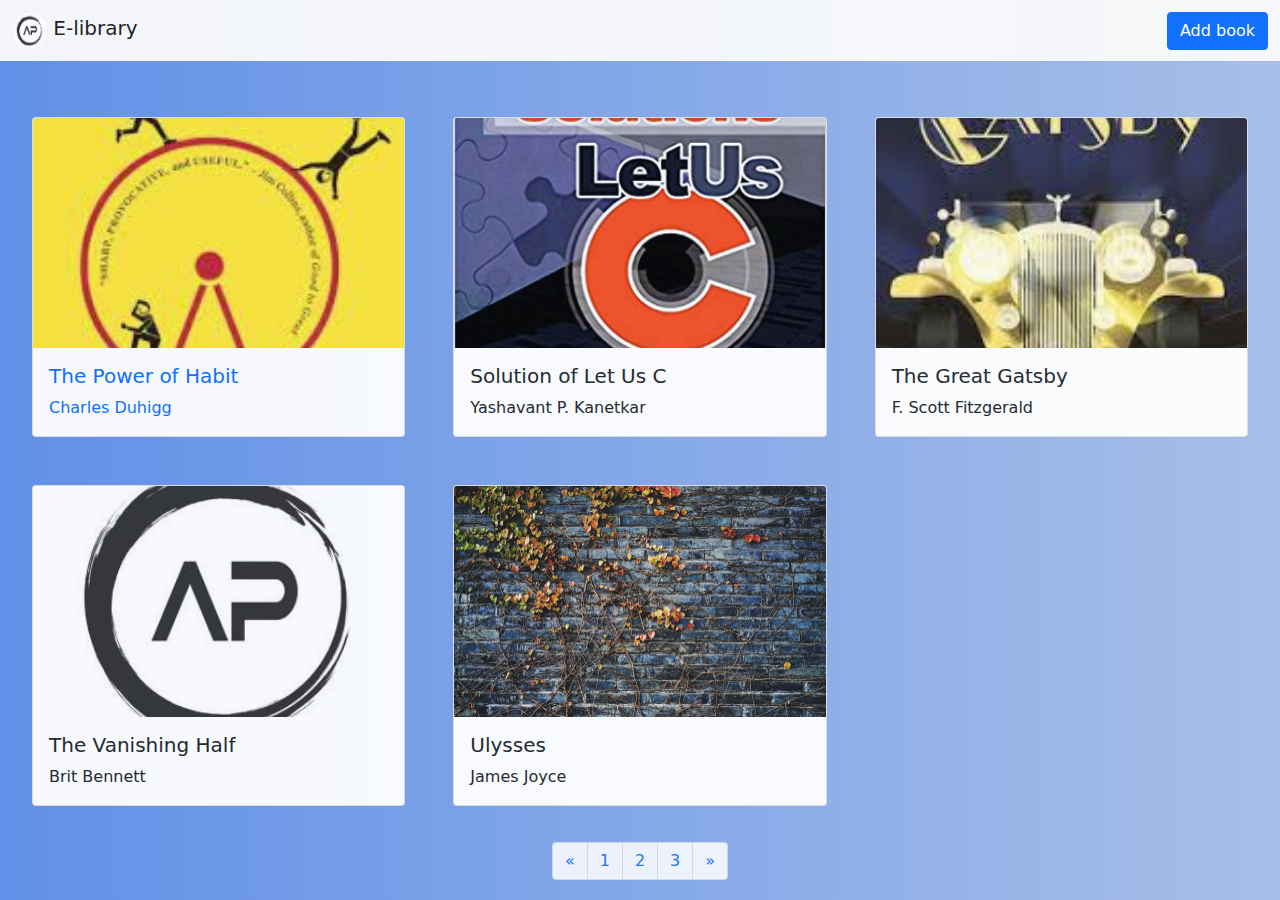
<file: index.html>
<!DOCTYPE html>
<html lang="en">
  <head>
    <!-- Required meta tags -->
    <meta charset="utf-8" />
    <meta name="viewport" content="width=device-width, initial-scale=1" >

    <!-- Bootstrap CSS -->
    <link href="CSS/bootstrap.min.css" rel="stylesheet" type="text/css" >

    <!-- Custom CSS -->
    <link href="CSS/custom.css" rel="stylesheet" type="text/css" >

    <title>E-library</title>
  </head>
  <body>
    <!--Navbar-->
    <nav class="navbar navbar-light bg-light sticky-top">
      <div class="container-fluid">
        <a class="navbar-brand" href="#">
          <img
            src="images/472b263c184dc03f9a5bf235183706e5.jpg"
            alt=""
            width="35"
            height="35"
            class="d-inline-block align-top rounded-circle"
          />
          E-library
        </a>
        <a href="form.html">
          <button type="button" class="btn btn-primary">Add book</button>
        </a>
      </div>
    </nav>

    <!-- Grid View -->
    <div class="row row-cols-1 row-cols-md-3 g-5 m-2">
      <div class="col">
        <a href="detail.html" style="text-decoration: none">
        <div class="card h-100">
          <img
            src="images/habit.jpg"
            class="card-img-top"
            alt="..."
          />
          <div class="card-body">
            <h5 class="card-title">The Power of Habit</h5>
            <p class="card-text">
                Charles Duhigg
            </p>
          </div>
        </div>
    </a>
      </div>
      <div class="col">
        <div class="card h-100">
            <img
              src="images/let us c.jpg"
              class="card-img-top"
              alt="..."
            />
            <div class="card-body">
              <h5 class="card-title">Solution of Let Us C</h5>
              <p class="card-text">
                Yashavant P. Kanetkar</p>
            </div>
          
        </div>
      </div>
      <div class="col">
        <div class="card h-100">
          <img
            src="images/gatsby.jpg"
            class="card-img-top"
            alt="..."
          />
          <div class="card-body">
            <h5 class="card-title">The Great Gatsby</h5>
            <p class="card-text">
                F. Scott Fitzgerald
            </p>
          </div>
        </div>
      </div>
      <div class="col">
        <div class="card h-100">
          <img
            src="images/472b263c184dc03f9a5bf235183706e5.jpg"
            class="card-img-top"
            alt="..."
            
          />
          <div class="card-body">
            <h5 class="card-title">The Vanishing Half</h5>
            <p class="card-text">
                Brit Bennett
            </p>
          </div>
        </div>
      </div>
      <div class="col">
        <div class="card h-100">
          <img
            src="images/yiqun-tang-3o7O_6fi7Qc-unsplash.jpg"
            class="card-img-top"
            alt="..."

          />
          <div class="card-body">
            <h5 class="card-title">Ulysses</h5>
            <p class="card-text">
                James Joyce
            </p>
          </div>
        </div>
      </div>
    </div>

    <!-- pagination -->
    <nav aria-label="Page navigation example">
        <ul class="pagination justify-content-center">
          <li class="page-item">
            <a class="page-link" href="#" aria-label="Previous">
              <span aria-hidden="true">&laquo;</span>
            </a>
          </li>
          <li class="page-item"><a class="page-link" href="#">1</a></li>
          <li class="page-item"><a class="page-link" href="#">2</a></li>
          <li class="page-item"><a class="page-link" href="#">3</a></li>
          <li class="page-item">
            <a class="page-link" href="#" aria-label="Next">
              <span aria-hidden="true">&raquo;</span>
            </a>
          </li>
        </ul>
      </nav>

    <!-- Bootstrap Bundle with Popper -->
    <script
      src="https://cdn.jsdelivr.net/npm/bootstrap@5.0.0-beta2/dist/js/bootstrap.bundle.min.js"
      integrity="sha384-b5kHyXgcpbZJO/tY9Ul7kGkf1S0CWuKcCD38l8YkeH8z8QjE0GmW1gYU5S9FOnJ0"
      crossorigin="anonymous"
    ></script>
  </body>
</html>
</file>
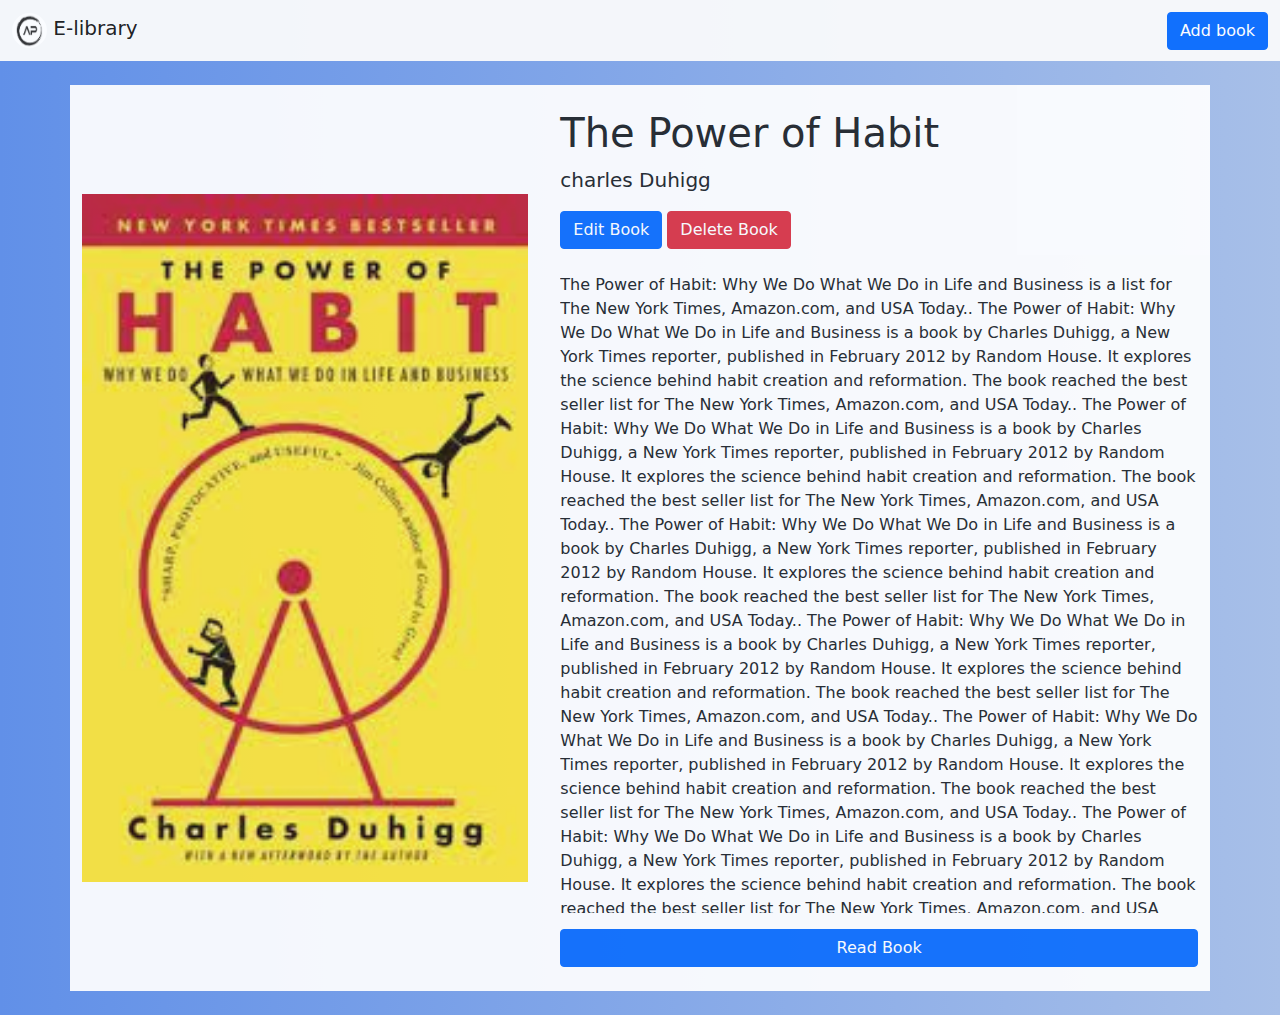
<file: detail.html>
<!DOCTYPE html>
<html lang="en">
  <head>
    <!-- Required meta tags -->
    <meta charset="utf-8" />
    <meta name="viewport" content="width=device-width, initial-scale=1" />

    <!-- Bootstrap CSS -->
    <link href="CSS/bootstrap.min.css" rel="stylesheet" type="text/css" />

    <!-- Custom CSS -->
    <link href="CSS/custom.css" rel="stylesheet" type="text/css" />

    <title>Book Detial</title>
  </head>
  <body>
    <!--Navbar-->
    <!--Navbar-->
    <nav class="navbar navbar-light bg-light sticky-top">
        <div class="container-fluid">
          <a class="navbar-brand" href="#">
            <img
              src="images/472b263c184dc03f9a5bf235183706e5.jpg"
              alt=""
              width="35"
              height="35"
              class="d-inline-block align-top rounded-circle"
            />
            E-library
          </a>
          <a href="form.html">
            <button type="button" class="btn btn-primary">Add book</button>
          </a>
        </div>
      </nav>

    <!-- Book Details -->
    <div class="container p-2 my-4 book">
      <div class="row align-items-center">
        <div class="col-lg-5 d-lg-block p-3">
          <div class="banner-img">
            <img
                src="images/habit.jpg"
              alt=""
              class="img-fluid w-100 bookcover"
              id="img"
            />
          </div>
        </div>
        <div class="col-lg-7 col-md-12 justify-content-center p-3" id="des">
          <div class="main-banner">
            <h1 class="mb-2">The Power of Habit</h1>

            <p class="lead">charles Duhigg</p>
            <div class="d-grid gap-2 d-md-block">
              <button
                class="btn btn-primary"
                type="button"
                onclick="location.href='form.html'"
              >
                Edit Book
              </button>
              <button
                class="btn btn-danger"
                type="button"
                data-bs-toggle="modal"
                data-bs-target="#exampleModal"
              >
                Delete Book
              </button>
            </div>

            </div>
            <div class="mb-3 mt-4 overflow-auto description">
              The Power of Habit: Why We Do What We Do in Life and Business is a
              list for The New York Times, Amazon.com, and USA Today.. The Power
              of Habit: Why We Do What We Do in Life and Business is a book by
              Charles Duhigg, a New York Times reporter, published in February
              2012 by Random House. It explores the science behind habit
              creation and reformation. The book reached the best seller list
              for The New York Times, Amazon.com, and USA Today.. The Power of
              Habit: Why We Do What We Do in Life and Business is a book by
              Charles Duhigg, a New York Times reporter, published in February
              2012 by Random House. It explores the science behind habit
              creation and reformation. The book reached the best seller list
              for The New York Times, Amazon.com, and USA Today.. The Power of
              Habit: Why We Do What We Do in Life and Business is a book by
              Charles Duhigg, a New York Times reporter, published in February
              2012 by Random House. It explores the science behind habit
              creation and reformation. The book reached the best seller list
              for The New York Times, Amazon.com, and USA Today.. The Power of
              Habit: Why We Do What We Do in Life and Business is a book by
              Charles Duhigg, a New York Times reporter, published in February
              2012 by Random House. It explores the science behind habit
              creation and reformation. The book reached the best seller list
              for The New York Times, Amazon.com, and USA Today.. The Power of
              Habit: Why We Do What We Do in Life and Business is a book by
              Charles Duhigg, a New York Times reporter, published in February
              2012 by Random House. It explores the science behind habit
              creation and reformation. The book reached the best seller list
              for The New York Times, Amazon.com, and USA Today.. The Power of
              Habit: Why We Do What We Do in Life and Business is a book by
              Charles Duhigg, a New York Times reporter, published in February
              2012 by Random House. It explores the science behind habit
              creation and reformation. The book reached the best seller list
              for The New York Times, Amazon.com, and USA Today.. The Power of
              Habit: Why We Do What We Do in Life and Business is a book by
              Charles Duhigg, a New York Times reporter, published in February
              2012 by Random House. It explores the science behind habit
              creation and reformation. The book reached the best seller list
              for The New York Times, Amazon.com, and USA Today.. The Power of
              Habit: Why We Do What We Do in Life and Business is a book by
              Charles Duhigg, a New York Times reporter, published in February
              2012 by Random House. It explores the science behind habit
              creation and reformation. The book reached the best seller list
              for The New York Times, Amazon.com, and USA Today.. The Power of
              Habit: Why We Do What We Do in Life and Business is a book by
              Charles Duhigg, a New York Times reporter, published in February
              2012 by Random House. It explores the science behind habit
              creation and reformation. The book reached the best seller list
              for The New York Times, Amazon.com, and USA Today..
            </div>

            <div class="d-grid gap-2">
              <button
                class="btn btn-primary"
                type="button"
                onclick="location.href = 'iframe.html'"
              >
                Read Book
              </button>
            </div>
          </div>
        </div>
      </div>
    </div>

     <!-- Modal -->
     <div
     class="modal fade"
     id="exampleModal"
     tabindex="-1"
     aria-labelledby="exampleModalLabel"
     aria-hidden="true"
   >
     <div class="modal-dialog">
       <div class="modal-content">
         <div class="modal-header">
           <h5 class="modal-title" id="Proceed">
             Do you want to proceed
           </h5>
           <button
             type="button"
             class="btn-close"
             data-bs-dismiss="modal"
             aria-label="Close"
           ></button>
         </div>
         <div class="modal-footer">
           <a href="index.html">
             <button type="button" class="btn btn-danger">Yes</button>
           </a>
           <button
             type="button"
             class="btn btn-primary"
             data-bs-dismiss="modal"
           >
             No
           </button>
         </div>
       </div>
     </div>

     <script>
        //  console.log("this is amupam panwar");
        //  console.log("image ka height "+document.getElementById("img").naturalHeight);
        //  document.getElementById("img").style.height="56rem";
        //  document.getElementById("des").style.height="document.getElementById('img').naturalHeightvh";
        //  document.getElementById('des').style.height = document.getElementById("img").naturalHeight;
        //  document.getElementById("des").style.height="100vh";
         
     </script>

    <!--Bootstrap Bundle with Popper -->
    <script
      src="https://cdn.jsdelivr.net/npm/bootstrap@5.0.0-beta2/dist/js/bootstrap.bundle.min.js"
      integrity="sha384-b5kHyXgcpbZJO/tY9Ul7kGkf1S0CWuKcCD38l8YkeH8z8QjE0GmW1gYU5S9FOnJ0"
      crossorigin="anonymous"
    ></script>
  </body>
</html>
</file>
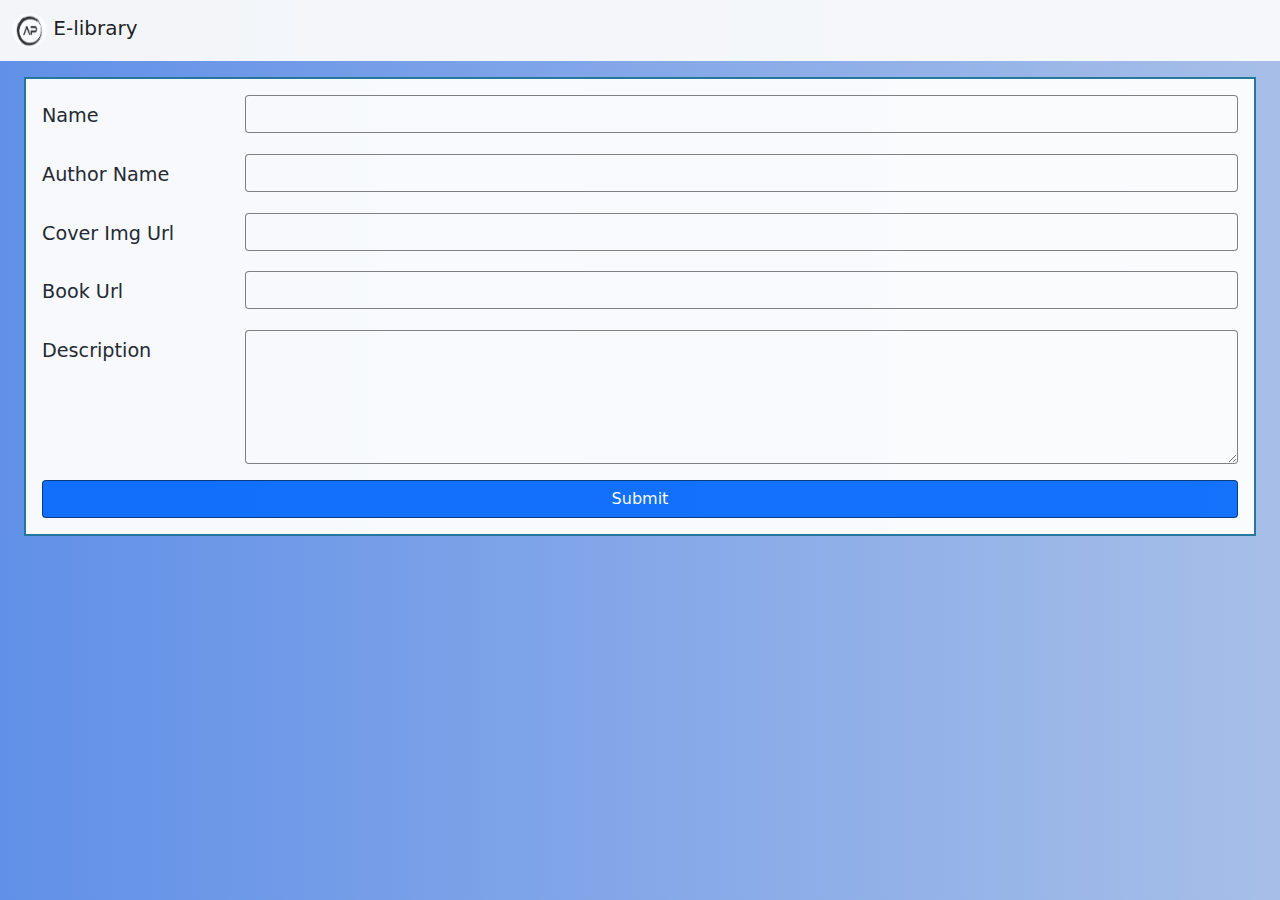
<file: form.html>
<!DOCTYPE html>
<html lang="en">
  <head>
    <!-- Required meta tags -->
    <meta charset="utf-8" />
    <meta name="viewport" content="width=device-width, initial-scale=1" />

    <!-- Bootstrap CSS -->
    <link href="CSS/bootstrap.min.css" rel="stylesheet" type="text/css" />

    <!-- Custom CSS -->
    <link href="CSS/custom.css" rel="stylesheet" type="text/css" />

    <title>Add Book</title>
  </head>
  <body>
    <!-- Navbar -->
    <nav class="navbar navbar-light bg-light sticky-top">
      <div class="container-fluid">
        <a class="navbar-brand" href="index.html">
          <img
            src="images/472b263c184dc03f9a5bf235183706e5.jpg"
            alt=""
            width="35"
            height="35"
            class="d-inline-block align-top rounded-circle"
          />
          E-library
        </a>
      </div>
    </nav>

    <!-- Form -->
    <form class="mx-4 m-3 p-3 customform">
      <div class="row mb-3">
        <label for="Name" class="col-sm-2 col-form-label">Name</label>
        <div class="col-sm-10">
          <input type="text" class="form-control" id="Name" required />
        </div>
      </div>
      <div class="row mb-3">
        <label for="Author" class="col-sm-2 col-form-label">Author Name</label>
        <div class="col-sm-10">
          <input type="text" class="form-control" id="Author" required/>
        </div>
      </div>
      <div class="row mb-3">
        <label for="Cover Img Url" class="col-sm-2 col-form-label"
          >Cover Img Url</label
        >
        <div class="col-sm-10">
          <input type="text" class="form-control" id="Cover Img Url" required/>
        </div>
      </div>
      <div class="row mb-3">
        <label for="Book Url" class="col-sm-2 col-form-label">Book Url</label>
        <div class="col-sm-10">
          <input type="text" class="form-control" id="Book Url" required/>
        </div>
      </div>
      <div class="row mb-3">
        <label for="Description" class="col-sm-2 col-form-label"
          >Description</label
        >
        <div class="col-sm-10">
          <textarea class="form-control" id="Description" rows="5" required></textarea>
        </div>
      </div>
      <div class="d-grid gap-2">
        <input
          class="btn btn-primary"
          type="submit"
      
        />
      </div>
    </form>

    <!--  Bootstrap Bundle with Popper -->
    <script
      src="https://cdn.jsdelivr.net/npm/bootstrap@5.0.0-beta2/dist/js/bootstrap.bundle.min.js"
      integrity="sha384-b5kHyXgcpbZJO/tY9Ul7kGkf1S0CWuKcCD38l8YkeH8z8QjE0GmW1gYU5S9FOnJ0"
      crossorigin="anonymous"
    ></script>
  </body>
</html>
</file>
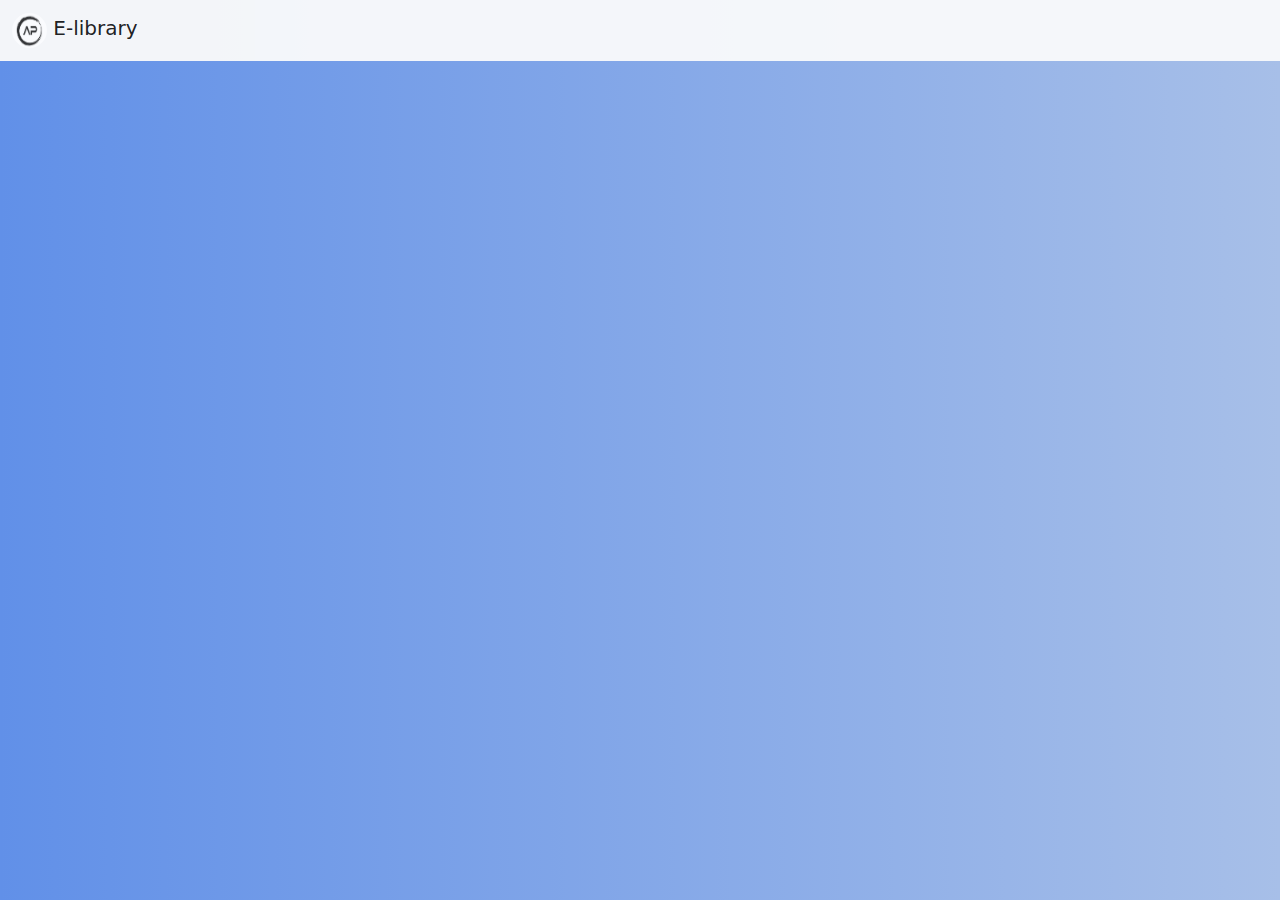
<file: iframe.html>
<!DOCTYPE html>
<html lang="en">
<head>
    <!-- Required meta tags -->
    <meta charset="utf-8" />
    <meta name="viewport" content="width=device-width, initial-scale=1" >

    <!-- Bootstrap CSS -->
    <link href="CSS/bootstrap.min.css" rel="stylesheet" type="text/css" >

    <!-- Custom CSS -->
    <link href="CSS/custom.css" rel="stylesheet" type="text/css" >

    <title>Book</title>
</head>
<body>
    <!--Navbar-->
    <nav class="navbar navbar-light bg-light sticky-top">
        <div class="container-fluid">
          <a class="navbar-brand" href="index.html">
            <img
              src="images/472b263c184dc03f9a5bf235183706e5.jpg"
              alt=""
              width="35"
              height="35"
              class="d-inline-block align-top rounded-circle"
            />
            E-library
          </a>
        </div>
      </nav>
    <iframe src="https://weblogibc-co.com/wp-content/uploads/2019/02/The-Power-of-Habit-Why-We-Do-What-We-Do-and-How-to-Change.pdf" class="ifr"></iframe>
</body>
</html>
</file>
<file: CSS/custom.css>
/*background image*/
body {
    background: #6190E8;  /* fallback for old browsers */
    background: -webkit-linear-gradient(to left, #A7BFE8, #6190E8);  /* Chrome 10-25, Safari 5.1-6 */
    background: linear-gradient(to left, #A7BFE8, #6190E8); /* W3C, IE 10+/ Edge, Firefox 16+, Chrome 26+, Opera 12+, Safari 7+ */
}

/* Images of card */
.card-img-top {
  /*height: 11vw;*/
  object-fit: cover;
}
/* Small devices (landscape phones, 576px and up) */
@media (min-width: 770px) {
  .card-img-top {
    height: 20vw;
  }
}
/* Large devices (desktops, 992px and up) */
@media (min-width: 992px) {
  .card-img-top {
    height: 18vw;
  }
}


.card {
  transition: all 0.5s ease;
  opacity: 0.95;
}

.card:hover {
  transform: scale(1.03);
}

/* Form */
.customform {
  border: 0.125rem solid #21759b;
  display: flex;
  flex-direction: column;
  justify-content: center;
  background-color: white;
  opacity: 0.95;
}

.customform input {
  border: 1px solid rgba(0, 0, 0, 0.507);
}

.customform textarea {
  border: 1px solid rgba(0, 0, 0, 0.507);
}

.customform label {
  font-size: larger;
}

/* alignment of description */
.bookcover {
  object-fit: cover;
}
.description
{
    max-height: 40rem;
}


/* Opacity adjustment */
.navbar {
  opacity: 0.97;
}

.book {
  background-color: white;
  opacity: 0.93;
}


/* Pagination */
.pagination
{
    opacity: 0.85;
    margin-top: 2vh;
    padding-top: 2vh;
}

/*alert */
.alert
{
    border-radius: 10px;
}

/* Decoration */
.nodecoration
{
    text-decoration: none;
    color: white;
}
.nodecoration:hover
{
    color: white;
}

.paginationBottom
{
    min-height: 75vh;
}
</file>
